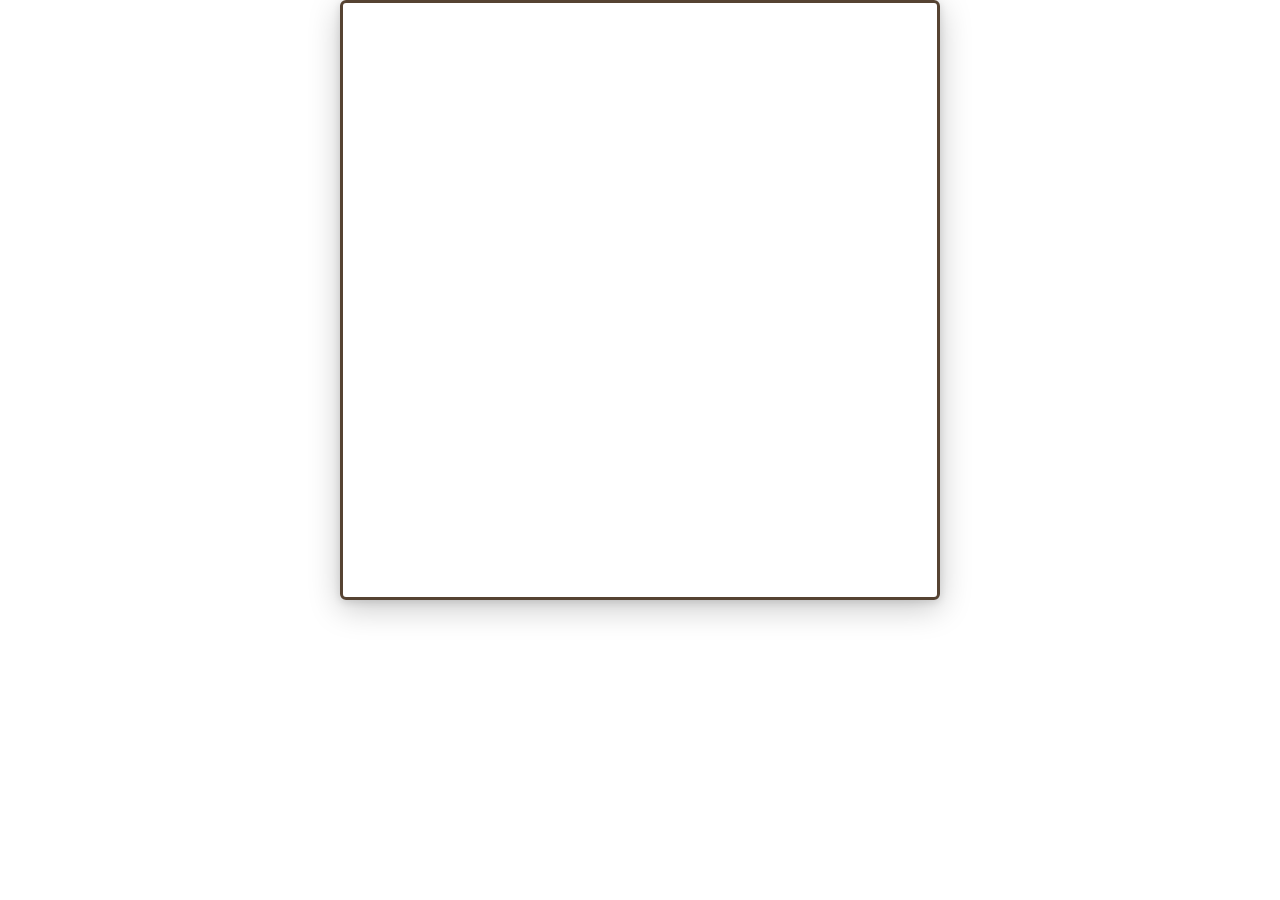
<file: index.html>
<!DOCTYPE html>
<html>
<head>
<meta charset="utf-8">
<style>
*{margin:0;padding:0;box-sizing:border-box}
body{background:transparent;overflow:hidden;font-family:system-ui,sans-serif}

.chess-board{
  display:grid;
  grid-template-columns:repeat(8,1fr);
  width:100%;max-width:600px;
  aspect-ratio:1;
  border-radius:6px;overflow:hidden;
  box-shadow:0 8px 32px rgba(0,0,0,.22),0 2px 8px rgba(0,0,0,.12);
  border:3px solid #564332;
  margin:0 auto;
}

.sq{
  aspect-ratio:1;display:flex;align-items:center;justify-content:center;
  position:relative;user-select:none;cursor:pointer;
  transition:filter .08s;
}
.sq:hover{filter:brightness(1.08);}
.sq.no-interact{cursor:default}
.sq.no-interact:hover{filter:none}

.sq .pc{
  font-size:min(6.5vw,3.8rem);line-height:1;
  filter:drop-shadow(1px 1px 1px rgba(0,0,0,.25));
  z-index:1;pointer-events:none;
}
.sq .coord{
  position:absolute;font-size:.6rem;font-weight:700;
  font-family:system-ui,sans-serif;opacity:.82;z-index:2;pointer-events:none;
}
.sq .rank-lbl{top:3px;left:4px}
.sq .file-lbl{bottom:2px;right:4px}

/* Legal-move indicators */
.sq .legal-dot{
  width:26%;height:26%;border-radius:50%;
  background:rgba(0,0,0,.18);z-index:1;pointer-events:none;
}
.sq .legal-ring{
  position:absolute;inset:4%;
  border-radius:50%;
  border:5px solid rgba(0,0,0,.18);
  z-index:2;pointer-events:none;
}

/* Promotion picker */
.promo-overlay{
  position:absolute;top:0;left:0;width:100%;height:100%;
  background:rgba(0,0,0,.45);z-index:10;
  display:flex;align-items:center;justify-content:center;
}
.promo-box{
  background:#fff;border-radius:10px;padding:12px 8px;
  display:flex;gap:6px;
  box-shadow:0 8px 30px rgba(0,0,0,.4);
}
.promo-btn{
  width:56px;height:56px;display:flex;align-items:center;justify-content:center;
  font-size:2.4rem;cursor:pointer;border-radius:8px;
  transition:background .1s;
}
.promo-btn:hover{background:#e8e8e8;}

#root{position:relative}
</style>
</head>
<body>
<div id="root"><div class="chess-board" id="board"></div></div>
<script>
// ---- Streamlit component protocol ----
function sendMsg(type,data){
  window.parent.postMessage(Object.assign({isStreamlitMessage:true,type},data),"*");
}
function setVal(v){sendMsg("streamlit:setComponentValue",{value:v})}
function setHeight(h){sendMsg("streamlit:setFrameHeight",{height:h})}
function ready(){sendMsg("streamlit:componentReady",{apiVersion:1})}

// ---- Constants ----
const PIECE={P:"♙",N:"♘",B:"♗",R:"♖",Q:"♕",K:"♔",p:"♟",n:"♞",b:"♝",r:"♜",q:"♛",k:"♚"};
const LIGHT="#eeeed2",DARK="#769656";
const SEL_LIGHT="#f7f769",SEL_DARK="#bbcc33";
const LAST_LIGHT="#f6f669",LAST_DARK="#baca2b";
const CHECK_COLOR="#e84040";

// ---- State ----
let data=null,selectedSq=null,legalTargets=new Set();

function isLight(file,rank){return(file+rank)%2===1}
function sqFile(sq){return sq%8}
function sqRank(sq){return Math.floor(sq/8)}
function isPieceTurn(p){
  if(!data)return false;
  return data.turn==="w"?p===p.toUpperCase():p===p.toLowerCase();
}

function renderBoard(){
  if(!data)return;
  const{position,legalMoves,lastMove,checkSquare,flipped,turn,gameOver,myTurn}=data;
  const canInteract=myTurn&&!gameOver;
  const board=document.getElementById("board");
  let html="";

  const ranks=flipped?[0,1,2,3,4,5,6,7]:[7,6,5,4,3,2,1,0];
  const files=flipped?[7,6,5,4,3,2,1,0]:[0,1,2,3,4,5,6,7];

  for(const rank of ranks){
    for(let fi=0;fi<8;fi++){
      const file=files[fi];
      const sq=file+rank*8;
      const piece=position[sq]||null;
      const light=isLight(file,rank);

      // background
      let bg;
      if(sq===selectedSq){
        bg=light?SEL_LIGHT:SEL_DARK;
      }else if(checkSquare!==null&&sq===checkSquare){
        bg=CHECK_COLOR;
      }else if(lastMove&&(sq===lastMove[0]||sq===lastMove[1])){
        bg=light?LAST_LIGHT:LAST_DARK;
      }else{
        bg=light?LIGHT:DARK;
      }

      // coord labels
      let coords="";
      const coordCol=light?DARK:LIGHT;
      if(fi===0) coords+=`<span class="coord rank-lbl" style="color:${coordCol}">${rank+1}</span>`;
      if(rank===(flipped?7:0)) coords+=`<span class="coord file-lbl" style="color:${coordCol}">${String.fromCharCode(97+file)}</span>`;

      // legal-move indicator
      let indicator="";
      if(selectedSq!==null&&legalTargets.has(sq)){
        indicator=piece?'<div class="legal-ring"></div>':'<div class="legal-dot"></div>';
      }

      // piece
      const pieceHtml=piece?`<span class="pc">${PIECE[piece]}</span>`:"";

      const cls=canInteract?"sq":"sq no-interact";
      html+=`<div class="${cls}" data-sq="${sq}" style="background:${bg}">${coords}${indicator}${pieceHtml}</div>`;
    }
  }

  board.innerHTML=html;

  // click handlers
  board.querySelectorAll(".sq[data-sq]").forEach(el=>{
    el.addEventListener("click",()=>handleClick(parseInt(el.getAttribute("data-sq"))));
  });

  requestAnimationFrame(()=>setHeight(document.getElementById("root").offsetHeight));
}

function handleClick(sq){
  if(!data||data.gameOver||!data.myTurn)return;
  const piece=data.position[sq]||null;

  if(selectedSq===null){
    // Select a piece of current player
    if(piece&&isPieceTurn(piece)){
      selectedSq=sq;
      legalTargets=new Set(data.legalMoves[sq]||[]);
      renderBoard();
    }
  }else{
    if(sq===selectedSq){
      // Deselect
      selectedSq=null;legalTargets=new Set();renderBoard();
    }else if(legalTargets.has(sq)){
      // Move!
      if(needsPromotion(selectedSq,sq)){
        showPromotionPicker(selectedSq,sq);
      }else{
        sendMove(selectedSq,sq,null);
      }
    }else if(piece&&isPieceTurn(piece)){
      // Re-select different piece
      selectedSq=sq;
      legalTargets=new Set(data.legalMoves[sq]||[]);
      renderBoard();
    }else{
      selectedSq=null;legalTargets=new Set();renderBoard();
    }
  }
}

function needsPromotion(from,to){
  const p=data.position[from];
  if(!p)return false;
  const toRank=sqRank(to);
  if(p==="P"&&toRank===7)return true;
  if(p==="p"&&toRank===0)return true;
  return false;
}

function showPromotionPicker(from,to){
  const isWhite=data.position[from]==="P";
  const pieces=isWhite?["Q","R","B","N"]:["q","r","b","n"];
  const types=["q","r","b","n"];

  const overlay=document.createElement("div");
  overlay.className="promo-overlay";
  overlay.addEventListener("click",e=>{
    if(e.target===overlay){overlay.remove();selectedSq=null;legalTargets=new Set();renderBoard();}
  });

  const box=document.createElement("div");
  box.className="promo-box";
  pieces.forEach((pc,i)=>{
    const btn=document.createElement("div");
    btn.className="promo-btn";
    btn.textContent=PIECE[pc];
    btn.addEventListener("click",()=>{overlay.remove();sendMove(from,to,types[i]);});
    box.appendChild(btn);
  });

  overlay.appendChild(box);
  document.getElementById("root").appendChild(overlay);
}

function sendMove(from,to,promotion){
  selectedSq=null;legalTargets=new Set();
  setVal({from:from,to:to,promotion:promotion,ts:Date.now()});
}

// ---- Streamlit render handler ----
window.addEventListener("message",event=>{
  if(event.data.type!=="streamlit:render")return;
  data=event.data.args.data;
  // Reset selection when board state changes (new render from Python)
  selectedSq=null;legalTargets=new Set();
  renderBoard();
});

ready();
</script>
</body>
</html>
</file>
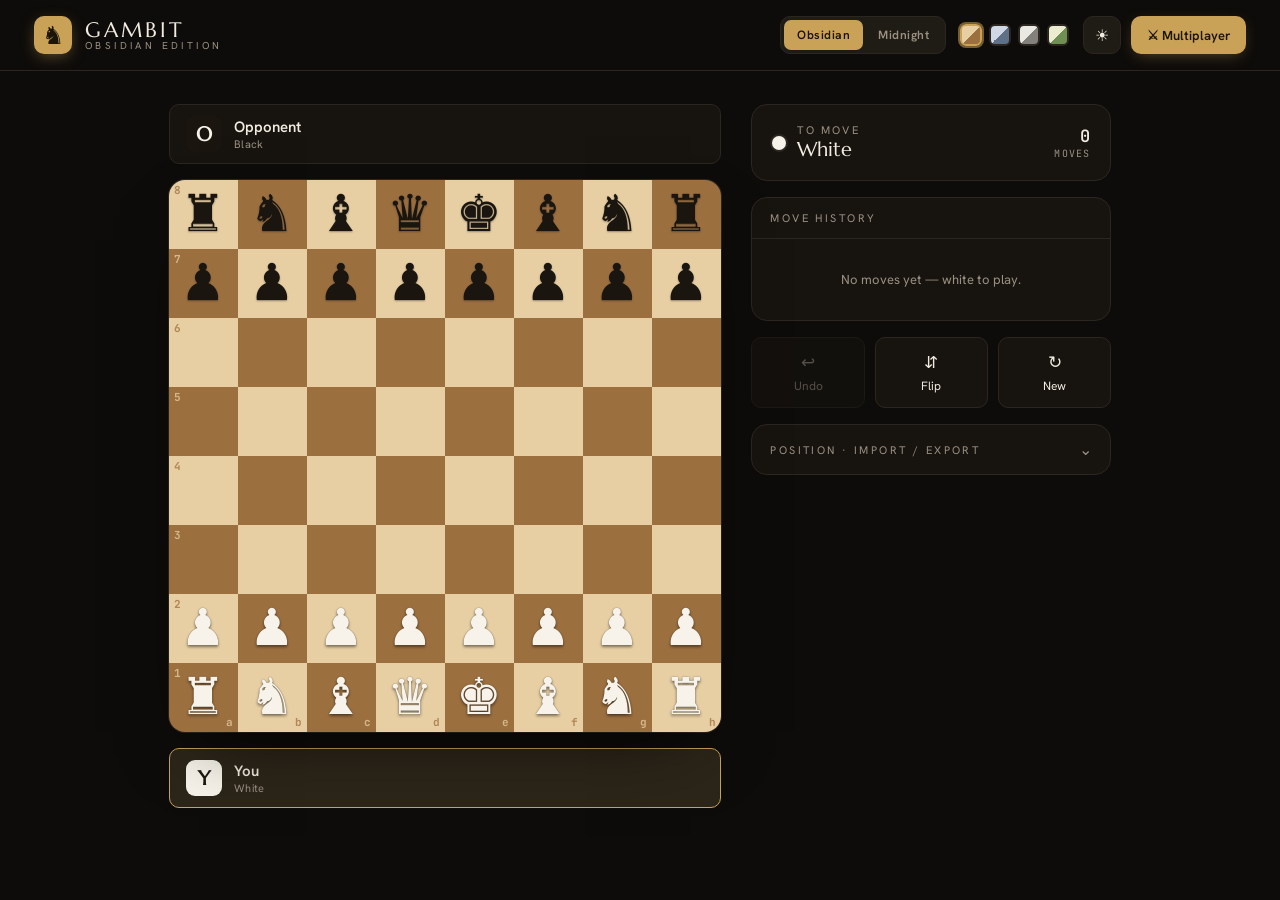
<file: web/index.html>
<!DOCTYPE html>
<html lang="en">
<head>
  <meta charset="utf-8">
  <meta name="viewport" content="width=device-width, initial-scale=1">
  <title>GAMBIT Chess</title>
  <link rel="preconnect" href="https://fonts.googleapis.com">
  <link rel="preconnect" href="https://fonts.gstatic.com" crossorigin>
  <link href="https://fonts.googleapis.com/css2?family=Marcellus&family=Hanken+Grotesk:wght@400;500;600;700&family=Space+Grotesk:wght@400;500;600;700&family=JetBrains+Mono:wght@400;500;600&display=swap" rel="stylesheet">
  <link rel="stylesheet" href="style.css">
</head>
<body>
<div id="app">

  <!-- TOP BAR -->
  <header>
    <div class="logo">
      <div class="logo-icon">&#9822;</div>
      <div class="logo-text">
        <span class="logo-name">GAMBIT</span>
        <span class="logo-sub" id="direction-label">Obsidian Edition</span>
      </div>
    </div>
    <div class="topbar-right">
      <div class="seg-switch">
        <button class="seg-btn active" id="btn-dir-a">Obsidian</button>
        <button class="seg-btn" id="btn-dir-b">Midnight</button>
      </div>
      <div class="swatch-group" id="swatch-group"></div>
      <button class="icon-btn" id="btn-mode" title="Toggle light / dark">&#9728;</button>
      <button class="accent-btn" id="btn-lobby">&#9876; Multiplayer</button>
    </div>
  </header>

  <!-- GAME AREA -->
  <main>
    <section class="board-col">
      <div id="player-top" class="player-strip"></div>
      <div class="board-wrap" id="board-wrap">
        <div id="board"></div>
        <div id="promo-overlay" class="hidden"></div>
        <div id="gameover-overlay" class="hidden"></div>
      </div>
      <div id="player-bot" class="player-strip"></div>
    </section>

    <aside id="panel">
      <!-- Status -->
      <div class="card" id="status-card">
        <div class="status-inner">
          <div class="status-left">
            <span class="turn-dot" id="turn-dot"></span>
            <div>
              <div class="status-kicker" id="status-kicker">To move</div>
              <div class="status-main" id="status-main">White</div>
            </div>
          </div>
          <div class="status-right">
            <div class="move-count-num" id="move-count">0</div>
            <div class="move-count-label">moves</div>
          </div>
        </div>
      </div>

      <!-- Move list -->
      <div class="card" id="moves-card">
        <div class="moves-header">
          <span>Move history</span>
          <span class="opening-name" id="opening-name"></span>
        </div>
        <div class="moves-body gb-scroll" id="moves-body">
          <div class="moves-empty" id="moves-empty">No moves yet &#8212; white to play.</div>
        </div>
      </div>

      <!-- Controls -->
      <div class="controls-grid" id="controls-row">
        <button class="ctrl-btn disabled" id="btn-undo"><span class="ctrl-icon">&#8617;</span><span class="ctrl-label">Undo</span></button>
        <button class="ctrl-btn" id="btn-flip"><span class="ctrl-icon">&#8693;</span><span class="ctrl-label">Flip</span></button>
        <button class="ctrl-btn" id="btn-new"><span class="ctrl-icon">&#8635;</span><span class="ctrl-label">New</span></button>
      </div>

      <!-- Export / Import -->
      <div class="card" id="export-card">
        <button class="export-toggle" id="export-toggle">
          <span class="export-kicker">Position &middot; Import / Export</span>
          <span class="export-chev" id="export-chev">&#8964;</span>
        </button>
        <div id="export-body" class="hidden"></div>
      </div>
    </aside>
  </main>

  <!-- LOBBY MODAL -->
  <div id="lobby" class="hidden"></div>
</div>

<script type="module" src="app.js"></script>
</body>
</html>
</file>
<file: web/style.css>
*, *::before, *::after { box-sizing: border-box; }
html, body { margin: 0; padding: 0; height: 100%; }

@keyframes gb-fade { from { opacity: 0 } to { opacity: 1 } }
@keyframes gb-pop { from { opacity: 0; transform: scale(.9) translateY(8px) } to { opacity: 1; transform: scale(1) translateY(0) } }
@keyframes gb-rise { from { opacity: 0; transform: translateY(10px) } to { opacity: 1; transform: translateY(0) } }
@keyframes gb-pulse {
  0%, 100% { box-shadow: inset 0 0 0 3px var(--check), inset 0 0 22px -2px var(--check) }
  50% { box-shadow: inset 0 0 0 3px var(--check), inset 0 0 8px -2px var(--check) }
}

.gb-scroll::-webkit-scrollbar { width: 8px; }
.gb-scroll::-webkit-scrollbar-track { background: transparent; }
.gb-scroll::-webkit-scrollbar-thumb { background: var(--border); border-radius: 99px; }
.gb-scroll::-webkit-scrollbar-thumb:hover { background: var(--text-dim); }

.hidden { display: none !important; }

#app {
  min-height: 100vh;
  background: var(--bg);
  color: var(--text);
  font-family: var(--font-body);
  display: flex;
  flex-direction: column;
  transition: background .4s ease, color .4s ease;
}

/* TOP BAR */
header {
  display: flex;
  align-items: center;
  justify-content: space-between;
  gap: 18px;
  padding: 16px clamp(16px, 3vw, 34px);
  border-bottom: 1px solid var(--border);
  flex-wrap: wrap;
}
.logo { display: flex; align-items: center; gap: 13px; }
.logo-icon {
  width: 38px; height: 38px; border-radius: var(--radius-sm);
  background: var(--accent); color: var(--accent-contrast);
  display: grid; place-items: center;
  font-size: 25px; line-height: 1;
  box-shadow: 0 4px 16px -4px var(--accent-glow);
}
.logo-text { display: flex; flex-direction: column; line-height: 1.05; }
.logo-name { font-family: var(--font-display); font-size: 21px; letter-spacing: .14em; }
.logo-sub { font-size: 10px; letter-spacing: .34em; color: var(--text-dim); text-transform: uppercase; }
.topbar-right { display: flex; align-items: center; gap: 10px; flex-wrap: wrap; }

/* SEGMENT SWITCH */
.seg-switch {
  display: flex; padding: 3px;
  background: var(--surface-2); border: 1px solid var(--border);
  border-radius: var(--radius-sm); gap: 2px;
}
.seg-btn {
  padding: 7px 13px; border-radius: 7px; border: none; cursor: pointer;
  font-family: var(--font-body); font-size: 12px; font-weight: 600;
  letter-spacing: .04em; transition: all .2s;
  background: transparent; color: var(--text-dim);
}
.seg-btn.active { background: var(--accent); color: var(--accent-contrast); }

/* SWATCHES */
.swatch-group { display: flex; align-items: center; gap: 7px; padding: 0 4px; }
.swatch-btn {
  width: 22px; height: 22px; border-radius: 6px; cursor: pointer; padding: 0;
  border: 2px solid var(--border); transition: all .2s;
}
.swatch-btn.active {
  border-color: var(--accent);
  box-shadow: 0 0 0 2px var(--accent-glow);
}

/* MODE + MULTIPLAYER BUTTONS */
.icon-btn {
  width: 38px; height: 38px; border-radius: var(--radius-sm);
  background: var(--surface-2); border: 1px solid var(--border);
  color: var(--text); font-size: 16px; cursor: pointer;
  display: grid; place-items: center; transition: background .2s;
}
.accent-btn {
  height: 38px; padding: 0 16px; border-radius: var(--radius-sm);
  background: var(--accent); color: var(--accent-contrast); border: none;
  font-family: var(--font-body); font-weight: 600; font-size: 13px;
  cursor: pointer; display: flex; align-items: center; gap: 7px;
  box-shadow: 0 4px 16px -6px var(--accent-glow);
}

/* MAIN LAYOUT */
main {
  flex: 1; display: flex;
  gap: clamp(18px, 2.4vw, 34px);
  padding: clamp(18px, 2.6vw, 36px) clamp(16px, 3vw, 34px);
  align-items: flex-start; justify-content: center; flex-wrap: wrap;
}

/* BOARD */
.board-col { display: flex; flex-direction: column; gap: 16px; }
.board-wrap { position: relative; --bw: min(60vw, 552px); width: var(--bw); }
#board {
  position: relative; width: var(--bw); aspect-ratio: 1;
  border-radius: var(--radius); overflow: hidden;
  box-shadow: 0 30px 70px -30px var(--board-shadow), 0 2px 0 0 var(--board-frame) inset, 0 0 0 1px var(--border);
  display: grid; grid-template-columns: repeat(8, 1fr); grid-template-rows: repeat(8, 1fr);
}
#board button {
  position: relative; border: none; padding: 0; margin: 0;
  width: 100%; height: 100%;
  display: grid; place-items: center;
  transition: background .15s;
  font-size: 0;
}
.sq-piece {
  font-size: calc(var(--bw) / 8 * 0.74);
  line-height: 1; pointer-events: none;
  transform: translateY(-2%);
}
.sq-piece.white { color: var(--piece-white); text-shadow: 0 2px 3px rgba(0,0,0,.45), 0 0 1px rgba(0,0,0,.55); }
.sq-piece.black { color: var(--piece-black); text-shadow: 0 1px 2px rgba(0,0,0,.35), 0 0 1px rgba(255,255,255,.22); }
.legal-dot {
  position: absolute; width: 30%; height: 30%; border-radius: 50%;
  background: var(--legal); pointer-events: none;
}
.legal-ring {
  position: absolute; inset: 7%; border-radius: 50%;
  box-shadow: 0 0 0 4px var(--legal); pointer-events: none;
}
.sq-label {
  position: absolute; pointer-events: none;
  font-size: calc(var(--bw) / 8 * 0.16);
  font-weight: 700; opacity: .75;
  font-family: var(--font-mono);
}
.sq-label.file { right: 5px; bottom: 3px; }
.sq-label.rank { left: 5px; top: 3px; }

/* PLAYER STRIP */
.player-strip {
  display: flex; align-items: center; justify-content: space-between;
  padding: 11px 16px; border-radius: var(--radius-sm);
  background: var(--surface); border: 1px solid var(--border);
  transition: all .3s;
}
.player-strip.active {
  background: color-mix(in srgb, var(--accent) 12%, var(--surface));
  border-color: var(--accent);
}
.player-info { display: flex; align-items: center; gap: 12px; }
.player-avatar {
  width: 36px; height: 36px; border-radius: 9px;
  display: grid; place-items: center;
  font-size: 20px; font-weight: 700;
  font-family: var(--font-display);
}
.player-avatar.white-av { background: var(--piece-white); color: #1a160f; }
.player-avatar.black-av { background: var(--piece-black); color: #f7f3ea; }
.player-name { font-weight: 600; font-size: 15px; }
.player-sub { font-size: 11px; color: var(--text-dim); letter-spacing: .04em; }
.captured-group { display: flex; gap: 1px; align-items: center; min-height: 22px; }
.captured-piece { font-size: 16px; line-height: 1; opacity: .82; text-shadow: 0 1px 1px rgba(0,0,0,.3); }
.material-adv {
  font-family: var(--font-mono); font-size: 13px; font-weight: 700;
  color: var(--accent); transition: opacity .2s;
}

/* SIDE PANEL */
#panel {
  width: min(92vw, 360px);
  display: flex; flex-direction: column; gap: 16px;
  animation: gb-rise .4s ease;
}

/* CARDS */
.card {
  background: var(--surface); border: 1px solid var(--border);
  border-radius: var(--radius); overflow: hidden;
}

/* STATUS CARD */
.status-inner {
  display: flex; align-items: center; justify-content: space-between;
  padding: 18px 20px;
}
.status-left { display: flex; align-items: center; gap: 11px; }
.turn-dot {
  width: 14px; height: 14px; border-radius: 50%; flex: none;
}
.status-kicker {
  font-size: 11px; letter-spacing: .2em;
  text-transform: uppercase; color: var(--text-dim);
}
.status-main { font-family: var(--font-display); font-size: 20px; }
.status-right {
  font-family: var(--font-mono); font-size: 13px;
  color: var(--text-dim); text-align: right;
}
.move-count-num { color: var(--text); font-size: 17px; font-weight: 600; }
.move-count-label { font-size: 10px; letter-spacing: .12em; text-transform: uppercase; }

/* MOVE LIST */
.moves-header {
  padding: 13px 18px; border-bottom: 1px solid var(--border);
  font-size: 11px; letter-spacing: .22em; text-transform: uppercase;
  color: var(--text-dim); display: flex; justify-content: space-between; align-items: center;
}
.opening-name { font-family: var(--font-mono); letter-spacing: 0; }
.moves-body { max-height: 246px; overflow-y: auto; padding: 6px; }
.moves-empty { padding: 26px 18px; text-align: center; color: var(--text-dim); font-size: 13px; }
.move-row {
  display: flex; align-items: center; gap: 6px;
  padding: 6px 10px; border-radius: 8px;
}
.move-row.zebra { background: color-mix(in srgb, var(--text) 3%, transparent); }
.move-num {
  width: 30px; flex: none; color: var(--text-dim);
  font-family: var(--font-mono); font-size: 12px;
}
.move-san {
  flex: 1; font-family: var(--font-mono); font-size: 13px; font-weight: 500;
  color: var(--text);
}
.move-san.current { font-weight: 700; color: var(--accent); }

/* CONTROLS */
.controls-grid { display: grid; grid-template-columns: 1fr 1fr 1fr; gap: 10px; }
.ctrl-btn {
  display: flex; flex-direction: column; align-items: center; gap: 5px;
  padding: 13px 0; background: var(--surface); border: 1px solid var(--border);
  border-radius: var(--radius-sm); color: var(--text); cursor: pointer;
  font-family: var(--font-body); transition: background .2s, border-color .2s;
}
.ctrl-btn:hover { border-color: var(--accent); }
.ctrl-btn.disabled { color: var(--text-dim); cursor: not-allowed; opacity: .5; }
.ctrl-btn .ctrl-icon { font-size: 17px; }
.ctrl-btn .ctrl-label { font-size: 12px; }

/* EXPORT PANEL */
.export-toggle {
  width: 100%; padding: 14px 18px; background: none; border: none;
  color: var(--text); cursor: pointer; display: flex;
  justify-content: space-between; align-items: center;
  font-family: var(--font-body); font-size: 13px; letter-spacing: .04em;
}
.export-kicker { font-size: 11px; letter-spacing: .22em; text-transform: uppercase; color: var(--text-dim); }
.export-chev { font-size: 16px; color: var(--text-dim); transition: transform .25s; }
.export-chev.open { transform: rotate(180deg); }
.export-body {
  padding: 0 18px 18px; display: flex; flex-direction: column; gap: 14px;
  animation: gb-rise .25s;
}
.export-label {
  font-size: 11px; letter-spacing: .14em; text-transform: uppercase; color: var(--text-dim);
  margin-bottom: 6px;
}
.export-copy-btn {
  font-size: 11px; color: var(--accent); background: none; border: none;
  cursor: pointer; font-family: var(--font-body); letter-spacing: .06em;
}
.fen-display {
  font-family: var(--font-mono); font-size: 11.5px; line-height: 1.5;
  background: var(--surface-2); border: 1px solid var(--border);
  border-radius: var(--radius-sm); padding: 10px 12px;
  color: var(--text-dim); word-break: break-all;
}
.fen-input {
  width: 100%; font-family: var(--font-mono); font-size: 11.5px;
  background: var(--surface-2); border: 1px solid var(--border);
  border-radius: var(--radius-sm); padding: 10px 12px;
  color: var(--text); outline: none;
}
.fen-input:focus { border-color: var(--accent); }
.fen-input::placeholder { color: var(--text-dim); }
.export-actions { display: flex; gap: 8px; margin-top: 8px; }
.btn-load-fen {
  flex: 1; padding: 9px; background: var(--accent); color: var(--accent-contrast);
  border: none; border-radius: var(--radius-sm);
  font-family: var(--font-body); font-weight: 600; font-size: 12px; cursor: pointer;
}
.btn-copy-pgn {
  flex: 1; padding: 9px; background: var(--surface-2); color: var(--text);
  border: 1px solid var(--border); border-radius: var(--radius-sm);
  font-family: var(--font-body); font-weight: 600; font-size: 12px; cursor: pointer;
}
.fen-error { margin-top: 8px; font-size: 11.5px; color: var(--danger); }

/* OVERLAYS */
.overlay {
  position: absolute; inset: 0; display: grid; place-items: center;
  border-radius: var(--radius);
}
.promo-overlay {
  background: color-mix(in srgb, var(--bg) 64%, transparent);
  backdrop-filter: blur(3px); animation: gb-fade .2s;
}
.promo-card {
  background: var(--surface); border: 1px solid var(--border);
  border-radius: var(--radius); padding: 16px 18px;
  box-shadow: 0 24px 60px -24px var(--board-shadow); animation: gb-pop .22s;
}
.promo-kicker {
  font-size: 11px; letter-spacing: .22em; text-transform: uppercase;
  color: var(--text-dim); text-align: center; margin-bottom: 12px;
}
.promo-choices { display: flex; gap: 8px; }
.promo-btn {
  width: 58px; height: 58px; border-radius: var(--radius-sm);
  background: var(--surface-2); border: 1px solid var(--border);
  cursor: pointer; font-size: 36px; line-height: 1;
  color: var(--piece-white);
  text-shadow: 0 1px 2px rgba(0,0,0,.4);
  transition: transform .12s, background .2s;
}
.promo-btn:hover { transform: translateY(-3px); background: var(--accent); color: var(--accent-contrast); }

.gameover-overlay {
  background: color-mix(in srgb, var(--bg) 70%, transparent);
  backdrop-filter: blur(4px); animation: gb-fade .35s;
}
.gameover-inner { text-align: center; padding: 30px; animation: gb-pop .4s; }
.gameover-icon { font-size: 40px; margin-bottom: 6px; }
.gameover-title { font-family: var(--font-display); font-size: 38px; letter-spacing: .02em; margin-bottom: 4px; }
.gameover-sub { font-size: 15px; color: var(--text-dim); margin-bottom: 22px; letter-spacing: .04em; }
.gameover-actions { display: flex; gap: 10px; justify-content: center; }
.gameover-new {
  height: 44px; padding: 0 22px; border-radius: var(--radius-sm);
  background: var(--accent); color: var(--accent-contrast); border: none;
  font-family: var(--font-body); font-weight: 600; font-size: 14px;
  cursor: pointer; box-shadow: 0 8px 24px -8px var(--accent-glow);
}
.gameover-rematch {
  height: 44px; padding: 0 22px; border-radius: var(--radius-sm);
  background: var(--surface); color: var(--text); border: 1px solid var(--border);
  font-family: var(--font-body); font-weight: 600; font-size: 14px; cursor: pointer;
}

/* LOBBY */
.lobby-backdrop {
  position: fixed; inset: 0; z-index: 50;
  background: color-mix(in srgb, var(--bg) 78%, transparent);
  backdrop-filter: blur(7px); display: grid; place-items: center;
  padding: 24px; animation: gb-fade .3s;
}
.lobby-card {
  width: min(94vw, 540px); background: var(--surface);
  border: 1px solid var(--border); border-radius: var(--radius);
  padding: 30px 32px 34px; position: relative;
  box-shadow: 0 40px 90px -30px var(--board-shadow); animation: gb-pop .32s;
}
.lobby-close {
  position: absolute; top: 18px; right: 18px;
  width: 32px; height: 32px; border-radius: var(--radius-sm);
  background: var(--surface-2); border: 1px solid var(--border);
  color: var(--text-dim); cursor: pointer; font-size: 16px; line-height: 1;
}
.lobby-kicker { font-size: 11px; letter-spacing: .26em; text-transform: uppercase; color: var(--accent); margin-bottom: 6px; }
.lobby-title { font-family: var(--font-display); font-size: 30px; margin-bottom: 24px; }
.lobby-grid { display: grid; grid-template-columns: 1fr 1fr; gap: 16px; }
.lobby-panel {
  background: var(--surface-2); border: 1px solid var(--border);
  border-radius: var(--radius); padding: 20px;
}
.lobby-panel-icon { font-size: 26px; margin-bottom: 8px; }
.lobby-panel-title { font-weight: 600; font-size: 16px; margin-bottom: 4px; }
.lobby-panel-desc { font-size: 12.5px; color: var(--text-dim); line-height: 1.5; margin-bottom: 16px; }
.lobby-code-box {
  background: var(--bg); border: 1px dashed var(--accent);
  border-radius: var(--radius-sm); padding: 12px; text-align: center; margin-bottom: 12px;
}
.lobby-code-label { font-size: 10px; letter-spacing: .2em; text-transform: uppercase; color: var(--text-dim); margin-bottom: 4px; }
.lobby-code-val { font-family: var(--font-mono); font-size: 24px; letter-spacing: .28em; color: var(--accent); }
.lobby-btn {
  width: 100%; padding: 11px; border-radius: var(--radius-sm); border: none;
  font-family: var(--font-body); font-weight: 600; font-size: 13px; cursor: pointer;
  background: var(--accent); color: var(--accent-contrast);
}
.lobby-btn.generate { box-shadow: 0 8px 22px -10px var(--accent-glow); }
.lobby-btn.disabled {
  background: var(--surface); color: var(--text-dim);
  border: 1px solid var(--border); cursor: not-allowed;
}
.join-input {
  width: 100%; text-align: center; font-family: var(--font-mono);
  font-size: 18px; letter-spacing: .22em; text-transform: uppercase;
  background: var(--bg); border: 1px solid var(--border);
  border-radius: var(--radius-sm); padding: 11px; color: var(--text);
  outline: none; margin-bottom: 12px;
}
.join-input:focus { border-color: var(--accent); }
.join-input::placeholder { color: var(--text-dim); text-transform: none; }
.lobby-hint { margin-top: 20px; text-align: center; font-size: 11.5px; color: var(--text-dim); letter-spacing: .04em; }

@media (max-width: 700px) {
  .lobby-grid { grid-template-columns: 1fr; }
  .board-wrap { --bw: min(92vw, 552px) !important; }
}
</file>
